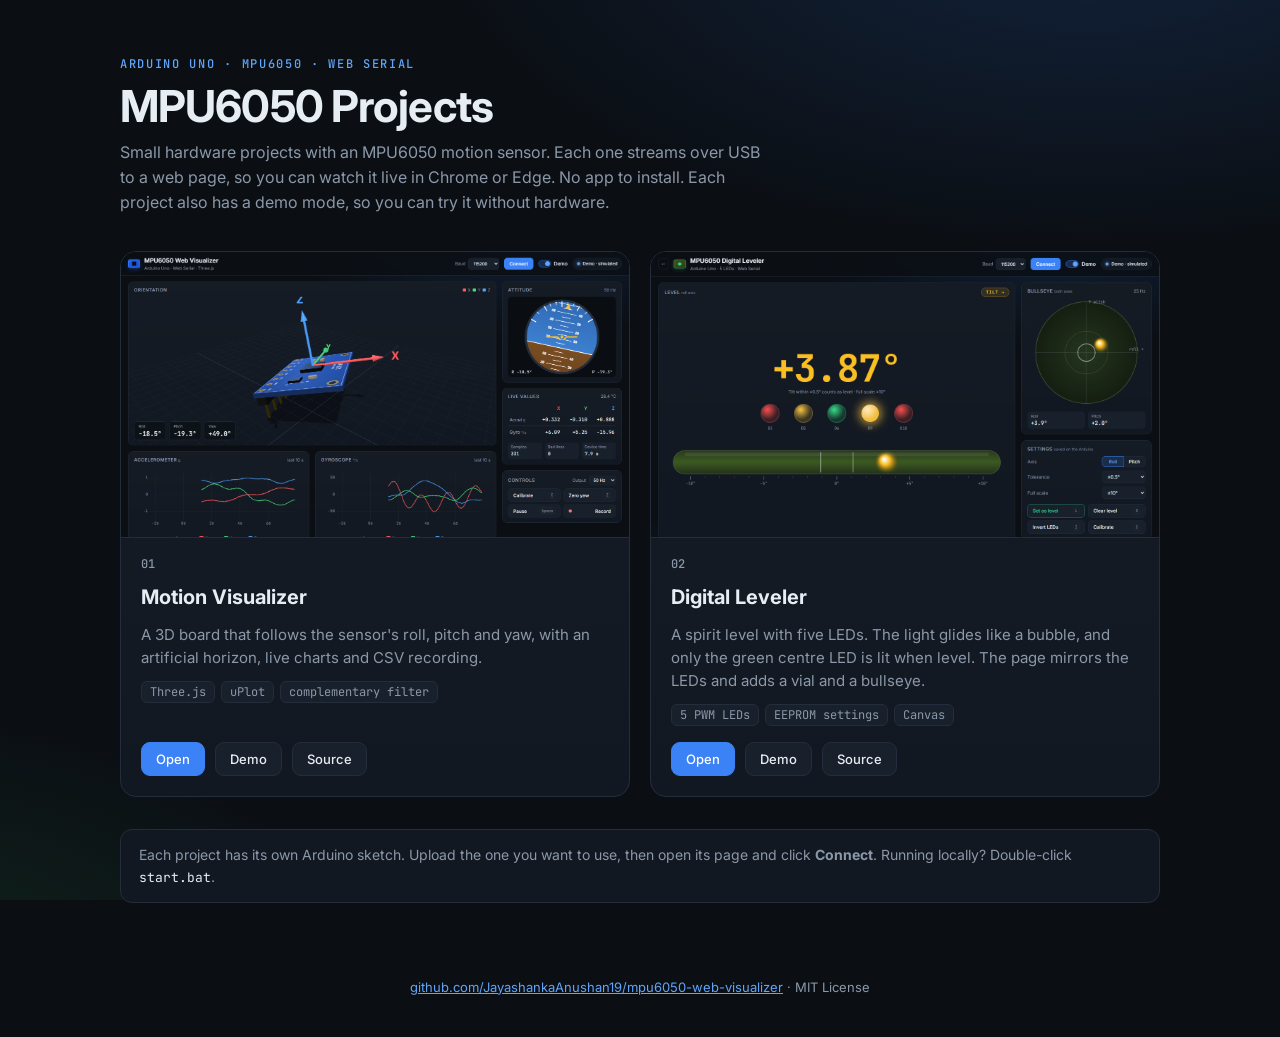
<file: index.html>
<!doctype html>
<html lang="en">
<head>
  <meta charset="utf-8">
  <meta name="viewport" content="width=device-width, initial-scale=1">
  <title>MPU6050 Projects</title>
  <meta name="description" content="Arduino Uno + MPU6050 projects that run in the browser over Web Serial: a 3D motion visualizer and a digital leveler.">
  <link rel="icon" href="data:image/svg+xml,<svg xmlns='http://www.w3.org/2000/svg' viewBox='0 0 32 32'><rect x='4' y='8' width='24' height='16' rx='3' fill='%231f6feb'/><rect x='12' y='12' width='8' height='8' fill='%23111'/></svg>">
  <link rel="preconnect" href="https://fonts.googleapis.com">
  <link rel="preconnect" href="https://fonts.gstatic.com" crossorigin>
  <link href="https://fonts.googleapis.com/css2?family=Inter:wght@400;500;600;700&family=JetBrains+Mono:wght@400;500&display=swap" rel="stylesheet">
  <style>
    :root {
      --bg: #0b0f14; --panel: #121821; --panel-2: #18202b; --border: #232d3b;
      --text: #e6edf3; --muted: #8b98a9; --accent: #3b82f6; --accent-2: #60a5fa; --ok: #34d399;
      --mono: "JetBrains Mono", ui-monospace, Consolas, monospace;
      color-scheme: dark;
    }
    * { box-sizing: border-box; }
    html, body { margin: 0; }
    body {
      min-height: 100vh;
      background:
        radial-gradient(1100px 560px at 85% -10%, #12233d 0%, transparent 60%),
        radial-gradient(900px 500px at -10% 110%, #10261d 0%, transparent 55%),
        var(--bg);
      background-attachment: fixed;
      color: var(--text);
      font: 15px/1.55 Inter, system-ui, -apple-system, "Segoe UI", sans-serif;
    }
    a { color: var(--accent-2); }
    .wrap { max-width: 1080px; margin: 0 auto; padding: 56px 20px 32px; }
    header { margin-bottom: 36px; }
    .eyebrow { font: 500 12px var(--mono); letter-spacing: .14em; text-transform: uppercase; color: var(--accent-2); margin: 0 0 10px; }
    h1 { margin: 0 0 10px; font-size: clamp(30px, 5vw, 44px); line-height: 1.1; letter-spacing: -.02em; }
    .lead { margin: 0; max-width: 640px; color: var(--muted); font-size: 16px; }

    .grid { display: grid; grid-template-columns: repeat(auto-fit, minmax(300px, 1fr)); gap: 20px; }
    .project {
      display: flex; flex-direction: column;
      background: linear-gradient(180deg, rgba(255,255,255,.02), transparent), var(--panel);
      border: 1px solid var(--border); border-radius: 16px; overflow: hidden;
      transition: border-color .2s, transform .2s, box-shadow .2s;
    }
    .project:hover { border-color: #34435a; transform: translateY(-2px); box-shadow: 0 14px 40px rgba(0,0,0,.35); }
    .thumb { aspect-ratio: 16 / 9; background: #0a0e13 center top / cover no-repeat; border-bottom: 1px solid var(--border); }
    .body { padding: 18px 20px 20px; display: flex; flex-direction: column; gap: 10px; flex: 1; }
    .num { font: 500 12px var(--mono); color: var(--muted); }
    h2 { margin: 0; font-size: 20px; }
    .body p { margin: 0; color: var(--muted); }
    .tags { display: flex; flex-wrap: wrap; gap: 6px; margin: 2px 0 6px; padding: 0; list-style: none; }
    .tags li { font: 12px var(--mono); padding: 2px 8px; border-radius: 6px; background: var(--panel-2); color: var(--muted); border: 1px solid var(--border); }
    .links { display: flex; flex-wrap: wrap; gap: 10px; margin-top: auto; }
    .btn {
      display: inline-flex; align-items: center; gap: 6px; padding: 8px 14px; border-radius: 9px;
      font: 500 13px Inter, system-ui, sans-serif; text-decoration: none;
      border: 1px solid var(--border); background: var(--panel-2); color: var(--text);
    }
    .btn:hover { border-color: #34435a; background: #1d2633; }
    .btn-primary { background: var(--accent); border-color: var(--accent); color: #fff; }
    .btn-primary:hover { background: #2f74e6; border-color: #2f74e6; }

    .note { margin-top: 32px; padding: 14px 18px; border: 1px solid var(--border); border-radius: 12px; background: var(--panel); color: var(--muted); font-size: 14px; }
    .note code { font: 13px var(--mono); color: var(--text); }
    footer { text-align: center; color: var(--muted); font-size: 13px; padding: 28px 20px 40px; }
    @media (max-width: 720px) { .wrap { padding: 36px 16px 24px; } }
  </style>
</head>
<body>
  <div class="wrap">
    <header>
      <p class="eyebrow">Arduino Uno · MPU6050 · Web Serial</p>
      <h1>MPU6050 Projects</h1>
      <p class="lead">Small hardware projects with an MPU6050 motion sensor. Each one streams over USB to a web page, so you can watch it live in Chrome or Edge. No app to install. Each project also has a demo mode, so you can try it without hardware.</p>
    </header>

    <main class="grid">
      <article class="project">
        <div class="thumb" style="background-image:url('visualizer/docs/screenshot.png')"></div>
        <div class="body">
          <span class="num">01</span>
          <h2>Motion Visualizer</h2>
          <p>A 3D board that follows the sensor's roll, pitch and yaw, with an artificial horizon, live charts and CSV recording.</p>
          <ul class="tags"><li>Three.js</li><li>uPlot</li><li>complementary filter</li></ul>
          <div class="links">
            <a class="btn btn-primary" href="visualizer/web/">Open</a>
            <a class="btn" href="visualizer/web/?demo">Demo</a>
            <a class="btn" href="https://github.com/JayashankaAnushan19/mpu6050-web-visualizer/tree/main/visualizer">Source</a>
          </div>
        </div>
      </article>

      <article class="project">
        <div class="thumb" style="background-image:url('leveler/docs/screenshot.png')"></div>
        <div class="body">
          <span class="num">02</span>
          <h2>Digital Leveler</h2>
          <p>A spirit level with five LEDs. The light glides like a bubble, and only the green centre LED is lit when level. The page mirrors the LEDs and adds a vial and a bullseye.</p>
          <ul class="tags"><li>5 PWM LEDs</li><li>EEPROM settings</li><li>Canvas</li></ul>
          <div class="links">
            <a class="btn btn-primary" href="leveler/web/">Open</a>
            <a class="btn" href="leveler/web/?demo">Demo</a>
            <a class="btn" href="https://github.com/JayashankaAnushan19/mpu6050-web-visualizer/tree/main/leveler">Source</a>
          </div>
        </div>
      </article>
    </main>

    <p class="note">Each project has its own Arduino sketch. Upload the one you want to use, then open its page and click <b>Connect</b>. Running locally? Double-click <code>start.bat</code>.</p>
  </div>
  <footer><a href="https://github.com/JayashankaAnushan19/mpu6050-web-visualizer">github.com/JayashankaAnushan19/mpu6050-web-visualizer</a> · MIT License</footer>
</body>
</html>
</file>
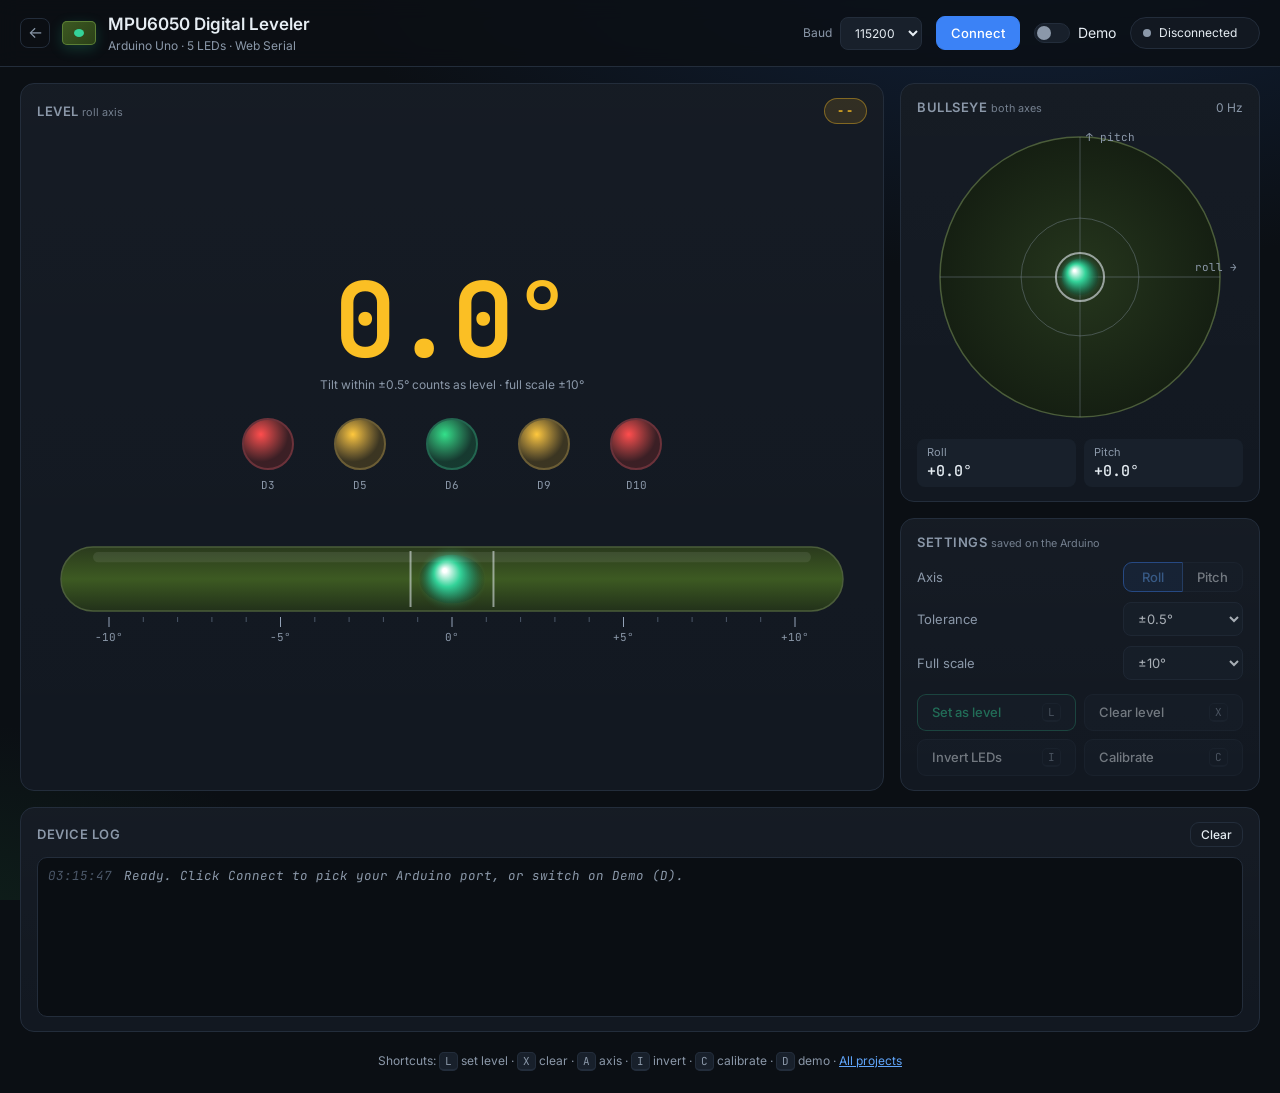
<file: leveler/web/index.html>
<!doctype html>
<html lang="en">
<head>
  <meta charset="utf-8">
  <meta name="viewport" content="width=device-width, initial-scale=1">
  <title>MPU6050 Digital Leveler</title>
  <meta name="description" content="A digital spirit level: MPU6050 tilt shown on five LEDs and live in the browser over Web Serial.">
  <link rel="icon" href="data:image/svg+xml,<svg xmlns='http://www.w3.org/2000/svg' viewBox='0 0 32 32'><rect x='2' y='11' width='28' height='10' rx='5' fill='%233d5a22'/><ellipse cx='16' cy='16' rx='5' ry='3' fill='%2334d399'/></svg>">
  <link rel="preconnect" href="https://fonts.googleapis.com">
  <link rel="preconnect" href="https://fonts.gstatic.com" crossorigin>
  <link href="https://fonts.googleapis.com/css2?family=Inter:wght@400;500;600;700&family=JetBrains+Mono:wght@400;500;700&display=swap" rel="stylesheet">
  <link rel="stylesheet" href="css/style.css">
</head>
<body>
  <header class="topbar">
    <div class="brand">
      <a class="back" href="../../" title="All projects" aria-label="All projects">←</a>
      <span class="brand-mark" aria-hidden="true"></span>
      <div>
        <h1>MPU6050 Digital Leveler</h1>
        <p class="brand-sub">Arduino Uno · 5 LEDs · Web Serial</p>
      </div>
    </div>

    <div class="topbar-controls">
      <label class="field">
        <span>Baud</span>
        <select id="baud">
          <option>9600</option>
          <option>57600</option>
          <option selected>115200</option>
        </select>
      </label>
      <button id="btn-connect" class="btn btn-primary">Connect</button>
      <label class="toggle" title="Simulated data, no hardware needed (D)">
        <input type="checkbox" id="demo-toggle">
        <span class="toggle-track"><span class="toggle-thumb"></span></span>
        <span>Demo</span>
      </label>
      <div id="status" class="status" data-state="idle">
        <span class="status-dot"></span>
        <span id="status-text">Disconnected</span>
      </div>
    </div>
  </header>

  <div id="unsupported" class="banner" hidden>
    <strong>Web Serial isn't available in this browser.</strong>
    Use desktop Chrome or Edge to connect a real sensor, or switch on <button class="link" id="banner-demo">Demo mode</button>.
  </div>

  <main class="layout">
    <!-- Main level ---------------------------------------------------------->
    <section class="card level-card">
      <div class="card-head">
        <h2>Level <small id="axis-label">roll axis</small></h2>
        <span id="level-badge" class="badge">--</span>
      </div>

      <div class="readout">
        <b id="angle">0.0°</b>
        <span class="muted" id="angle-hint">Tilt within ±0.5° counts as level</span>
      </div>

      <div class="leds" id="leds" aria-label="LED mirror">
        <div class="led red"><i></i><span>D3</span></div>
        <div class="led yellow"><i></i><span>D5</span></div>
        <div class="led green"><i></i><span>D6</span></div>
        <div class="led yellow"><i></i><span>D9</span></div>
        <div class="led red"><i></i><span>D10</span></div>
      </div>

      <canvas id="vial" class="vial" aria-label="Spirit level vial"></canvas>
    </section>

    <!-- Side ---------------------------------------------------------------->
    <aside class="side">
      <section class="card">
        <div class="card-head"><h2>Bullseye <small>both axes</small></h2><span class="muted" id="rate">0 Hz</span></div>
        <canvas id="bullseye" class="bullseye" aria-label="Bullseye level"></canvas>
        <div class="stats">
          <div><span>Roll</span><b id="roll">+0.0°</b></div>
          <div><span>Pitch</span><b id="pitch">+0.0°</b></div>
        </div>
      </section>

      <section class="card">
        <div class="card-head"><h2>Settings <small>saved on the Arduino</small></h2></div>
        <div class="settings">
          <div class="setting">
            <span>Axis</span>
            <div class="segmented" role="group" aria-label="Axis">
              <button class="btn" data-axis="roll" data-needs-source>Roll</button>
              <button class="btn" data-axis="pitch" data-needs-source>Pitch</button>
            </div>
          </div>
          <label class="setting">
            <span>Tolerance</span>
            <select id="tol" data-needs-source>
              <option value="0.1">±0.1°</option>
              <option value="0.2">±0.2°</option>
              <option value="0.5" selected>±0.5°</option>
              <option value="1.0">±1.0°</option>
              <option value="2.0">±2.0°</option>
            </select>
          </label>
          <label class="setting">
            <span>Full scale</span>
            <select id="range" data-needs-source>
              <option value="5">±5°</option>
              <option value="10" selected>±10°</option>
              <option value="20">±20°</option>
              <option value="45">±45°</option>
            </select>
          </label>
        </div>
        <div class="actions">
          <button class="btn btn-accent" id="btn-level" data-needs-source>Set as level <kbd>L</kbd></button>
          <button class="btn" id="btn-clear" data-needs-source>Clear level <kbd>X</kbd></button>
          <button class="btn" id="btn-invert" data-needs-source>Invert LEDs <kbd>I</kbd></button>
          <button class="btn" id="btn-cal" data-needs-source>Calibrate <kbd>C</kbd></button>
        </div>
      </section>
    </aside>

    <!-- Log ----------------------------------------------------------------->
    <section class="card log-card">
      <div class="card-head"><h2>Device log</h2><button class="btn btn-ghost" id="btn-clear-log">Clear</button></div>
      <ol id="log" class="log" aria-live="polite"></ol>
    </section>
  </main>

  <footer class="footer">
    Shortcuts: <kbd>L</kbd> set level · <kbd>X</kbd> clear · <kbd>A</kbd> axis · <kbd>I</kbd> invert · <kbd>C</kbd> calibrate · <kbd>D</kbd> demo
    · <a href="../../">All projects</a>
  </footer>

  <script type="module" src="js/main.js"></script>
</body>
</html>
</file>
<file: leveler/web/css/style.css>
/* MPU6050 Digital Leveler: dark theme (base shared with the visualizer) - */
:root {
  --bg: #0b0f14;
  --bg-grad: radial-gradient(1200px 600px at 80% -10%, #12233d 0%, transparent 60%),
             radial-gradient(900px 500px at -10% 110%, #10261d 0%, transparent 55%);
  --panel: #121821;
  --panel-2: #18202b;
  --border: #232d3b;
  --text: #e6edf3;
  --muted: #8b98a9;
  --accent: #3b82f6;
  --accent-2: #60a5fa;
  --x: #ff5c5c;
  --y: #4cd97b;
  --z: #4da3ff;
  --ok: #34d399;
  --warn: #fbbf24;
  --err: #f87171;
  --radius: 14px;
  --mono: "JetBrains Mono", ui-monospace, SFMono-Regular, Consolas, monospace;
  color-scheme: dark;
}

* { box-sizing: border-box; }
html, body { margin: 0; }
body {
  background: var(--bg-grad), var(--bg);
  background-attachment: fixed;
  color: var(--text);
  font: 14px/1.45 Inter, system-ui, -apple-system, "Segoe UI", sans-serif;
  min-height: 100vh;
}
h1, h2 { margin: 0; font-weight: 600; }
h2 { font-size: 13px; letter-spacing: .04em; text-transform: uppercase; color: var(--muted); }
h2 small, th small { text-transform: none; letter-spacing: 0; font-weight: 400; opacity: .8; }
a { color: var(--accent-2); }
kbd {
  font: 11px var(--mono);
  padding: 1px 5px;
  border: 1px solid var(--border);
  border-bottom-width: 2px;
  border-radius: 5px;
  color: var(--muted);
  background: var(--panel-2);
}
.muted { color: var(--muted); font-size: 12px; }

/* Top bar ---------------------------------------------------------------- */
.topbar {
  position: sticky; top: 0; z-index: 10;
  display: flex; flex-wrap: wrap; align-items: center; justify-content: space-between;
  gap: 12px 20px;
  padding: 12px 20px;
  background: rgba(11, 15, 20, .82);
  backdrop-filter: blur(10px);
  border-bottom: 1px solid var(--border);
}
.brand { display: flex; align-items: center; gap: 12px; }
.brand h1 { font-size: 17px; }
.brand-sub { margin: 0; font-size: 12px; color: var(--muted); }
.brand-mark {
  width: 34px; height: 24px; border-radius: 5px;
  background: linear-gradient(135deg, #2563eb, #1d4ed8);
  box-shadow: inset 0 0 0 1px #3b82f6, 0 4px 14px rgba(37, 99, 235, .35);
  position: relative;
}
.brand-mark::after {
  content: ""; position: absolute; inset: 6px 11px; background: #0b0f14; border-radius: 2px;
}
.topbar-controls { display: flex; flex-wrap: wrap; align-items: center; gap: 10px 14px; }

/* Form controls ---------------------------------------------------------- */
.field { display: inline-flex; align-items: center; gap: 8px; color: var(--muted); font-size: 12px; }
.field.compact select { padding: 4px 8px; }
select {
  background: var(--panel-2); color: var(--text);
  border: 1px solid var(--border); border-radius: 8px;
  padding: 7px 10px; font: inherit;
}
.btn {
  display: inline-flex; align-items: center; justify-content: center; gap: 8px;
  padding: 8px 14px;
  background: var(--panel-2); color: var(--text);
  border: 1px solid var(--border); border-radius: 9px;
  font: 500 13px Inter, system-ui, sans-serif;
  cursor: pointer;
  transition: background .15s, border-color .15s, transform .05s;
}
.btn:hover:not(:disabled) { border-color: #34435a; background: #1d2633; }
.btn:active:not(:disabled) { transform: translateY(1px); }
.btn:disabled { opacity: .45; cursor: not-allowed; }
.btn-primary { background: var(--accent); border-color: var(--accent); color: #fff; }
.btn-primary:hover:not(:disabled) { background: #2f74e6; border-color: #2f74e6; }
.btn-primary.connected { background: transparent; color: var(--text); border-color: var(--border); }
.btn-ghost { padding: 4px 10px; font-size: 12px; background: transparent; }
.btn.active { border-color: var(--accent); color: var(--accent-2); }
.btn-rec .rec-dot { width: 9px; height: 9px; border-radius: 50%; background: var(--err); }
.btn-rec.recording { border-color: var(--err); color: var(--err); }
.btn-rec.recording .rec-dot { animation: pulse 1s infinite; }
.link { background: none; border: 0; padding: 0; color: var(--accent-2); font: inherit; text-decoration: underline; cursor: pointer; }

.toggle { display: inline-flex; align-items: center; gap: 8px; cursor: pointer; user-select: none; }
.toggle input { position: absolute; opacity: 0; pointer-events: none; }
.toggle-track {
  width: 36px; height: 20px; border-radius: 999px;
  background: var(--panel-2); border: 1px solid var(--border);
  position: relative; transition: background .2s;
}
.toggle-thumb {
  position: absolute; top: 2px; left: 2px; width: 14px; height: 14px; border-radius: 50%;
  background: var(--muted); transition: transform .2s, background .2s;
}
.toggle input:checked + .toggle-track { background: rgba(59, 130, 246, .25); border-color: var(--accent); }
.toggle input:checked + .toggle-track .toggle-thumb { transform: translateX(16px); background: var(--accent-2); }
.toggle input:focus-visible + .toggle-track { outline: 2px solid var(--accent); outline-offset: 2px; }

.status {
  display: inline-flex; align-items: center; gap: 8px;
  padding: 6px 12px; border-radius: 999px;
  background: var(--panel); border: 1px solid var(--border);
  font-size: 12px; min-width: 130px;
}
.status-dot { width: 8px; height: 8px; border-radius: 50%; background: var(--muted); }
.status[data-state="busy"] .status-dot { background: var(--warn); animation: pulse 1s infinite; }
.status[data-state="live"] .status-dot { background: var(--ok); box-shadow: 0 0 8px var(--ok); }
.status[data-state="demo"] .status-dot { background: var(--accent-2); box-shadow: 0 0 8px var(--accent-2); }
.status[data-state="error"] .status-dot { background: var(--err); }

@keyframes pulse { 50% { opacity: .35; } }

.banner {
  margin: 14px 20px 0;
  padding: 12px 16px;
  border: 1px solid rgba(251, 191, 36, .35);
  background: rgba(251, 191, 36, .08);
  border-radius: 10px;
  color: #fde68a;
}
.card {
  background: linear-gradient(180deg, rgba(255,255,255,.015), transparent), var(--panel);
  border: 1px solid var(--border);
  border-radius: var(--radius);
  padding: 14px 16px;
  min-width: 0;
}
.card-head { display: flex; align-items: center; justify-content: space-between; gap: 10px; margin-bottom: 10px; }
/* Log -------------------------------------------------------------------- */
.log {
  list-style: none; margin: 0; padding: 8px 10px;
  height: 160px; overflow-y: auto;
  background: #0a0e13; border: 1px solid var(--border); border-radius: 10px;
  font: 12.5px/1.6 var(--mono);
}
.log li { display: flex; gap: 12px; white-space: pre-wrap; word-break: break-word; }
.log time { color: #4b5768; flex: none; }
.log .lvl-error { color: var(--err); }
.log .lvl-warn  { color: var(--warn); }
.log .lvl-ok    { color: var(--ok); }
.log .lvl-info  { color: var(--accent-2); }
.log .lvl-app   { color: var(--muted); font-style: italic; }

.footer { text-align: center; color: var(--muted); font-size: 12px; padding: 4px 20px 24px; }

/* Back link + brand -------------------------------------------------------- */
.back {
  display: inline-grid; place-items: center; width: 30px; height: 30px;
  border: 1px solid var(--border); border-radius: 8px;
  color: var(--muted); text-decoration: none; font-size: 16px;
}
.back:hover { color: var(--text); border-color: #34435a; }
.brand-mark { background: linear-gradient(135deg, #3d5a22, #2a3f17); box-shadow: inset 0 0 0 1px #5b7f35, 0 4px 14px rgba(52, 211, 153, .2); }
.brand-mark::after { inset: 8px 12px; border-radius: 50%; background: var(--ok); }

/* Layout ------------------------------------------------------------------ */
.layout {
  display: grid;
  grid-template-columns: minmax(0, 1fr) 360px;
  grid-template-areas: "level side" "log log";
  gap: 16px;
  padding: 16px 20px;
  max-width: 1400px;
  margin: 0 auto;
}
.level-card { grid-area: level; display: flex; flex-direction: column; gap: 18px; }
.side { grid-area: side; display: flex; flex-direction: column; gap: 16px; }
.log-card { grid-area: log; }

/* Big readout ------------------------------------------------------------- */
.badge {
  padding: 4px 12px; border-radius: 999px;
  font: 700 12px var(--mono); letter-spacing: .12em;
  background: rgba(251, 191, 36, .12); color: var(--warn); border: 1px solid rgba(251, 191, 36, .4);
}
.badge[data-level="true"] { background: rgba(52, 211, 153, .14); color: var(--ok); border-color: rgba(52, 211, 153, .5); }
.readout { text-align: center; display: flex; flex-direction: column; gap: 4px; padding-top: 6px; }
.readout b {
  font: 700 clamp(56px, 9vw, 104px)/1 var(--mono);
  font-variant-numeric: tabular-nums; letter-spacing: -.03em;
  color: var(--warn); transition: color .2s, text-shadow .2s;
}
.readout b[data-level="true"] { color: var(--ok); text-shadow: 0 0 32px rgba(52, 211, 153, .35); }

/* LED mirror --------------------------------------------------------------- */
.leds { display: flex; justify-content: center; gap: clamp(14px, 4vw, 40px); padding: 6px 0; }
.led { --b: 0; --c: #fff; display: flex; flex-direction: column; align-items: center; gap: 8px; }
.led i {
  width: clamp(34px, 6vw, 52px); aspect-ratio: 1; border-radius: 50%;
  border: 2px solid color-mix(in srgb, var(--c) 35%, #1b2430);
  background: radial-gradient(circle at 35% 30%,
              color-mix(in srgb, #fff calc(var(--b) * 70%), var(--c)) 0%,
              color-mix(in srgb, var(--c) calc(18% + var(--b) * 82%), #10151c) 60%);
  box-shadow: 0 0 calc(var(--b) * 34px) calc(var(--b) * 6px) color-mix(in srgb, var(--c) 70%, transparent);
  transition: box-shadow .06s linear;
}
.led span { font: 11px var(--mono); color: var(--muted); }
.led.red    { --c: #ff4d4d; }
.led.yellow { --c: #ffc83d; }
.led.green  { --c: #33e08a; }

.vial { width: 100%; height: 150px; display: block; margin-bottom: auto; }
.level-card .readout { margin-top: auto; }

/* Side ---------------------------------------------------------------------- */
.bullseye { width: 100%; aspect-ratio: 1; max-height: 300px; display: block; }
.stats { display: grid; grid-template-columns: 1fr 1fr; gap: 8px; margin-top: 12px; }
.stats div { background: var(--panel-2); border-radius: 8px; padding: 6px 10px; }
.stats span { display: block; font-size: 11px; color: var(--muted); }
.stats b { font: 500 15px var(--mono); font-variant-numeric: tabular-nums; }

.settings { display: flex; flex-direction: column; gap: 10px; margin-bottom: 14px; }
.setting { display: flex; align-items: center; justify-content: space-between; gap: 10px; color: var(--muted); font-size: 13px; }
.setting select { min-width: 120px; }
.segmented { display: inline-flex; }
.segmented .btn { padding: 6px 14px; min-width: 60px; }
.segmented .btn:first-child { border-radius: 9px 0 0 9px; }
.segmented .btn:last-child { border-radius: 0 9px 9px 0; margin-left: -1px; }
.segmented .btn.active { background: rgba(59, 130, 246, .18); position: relative; }
.actions { display: grid; grid-template-columns: 1fr 1fr; gap: 8px; }
.actions .btn { justify-content: space-between; }
.btn-accent { border-color: rgba(52, 211, 153, .5); color: var(--ok); }
.btn-accent:hover:not(:disabled) { background: rgba(52, 211, 153, .1); border-color: var(--ok); }

/* Responsive ------------------------------------------------------------------ */
@media (max-width: 960px) {
  .layout { grid-template-columns: minmax(0, 1fr); grid-template-areas: "level" "side" "log"; }
  .side { display: grid; grid-template-columns: repeat(auto-fit, minmax(280px, 1fr)); }
}
@media (max-width: 720px) {
  .topbar, .layout { padding-left: 16px; padding-right: 16px; }
  .status { min-width: 0; }
  .vial { height: 120px; }
}
</file>
